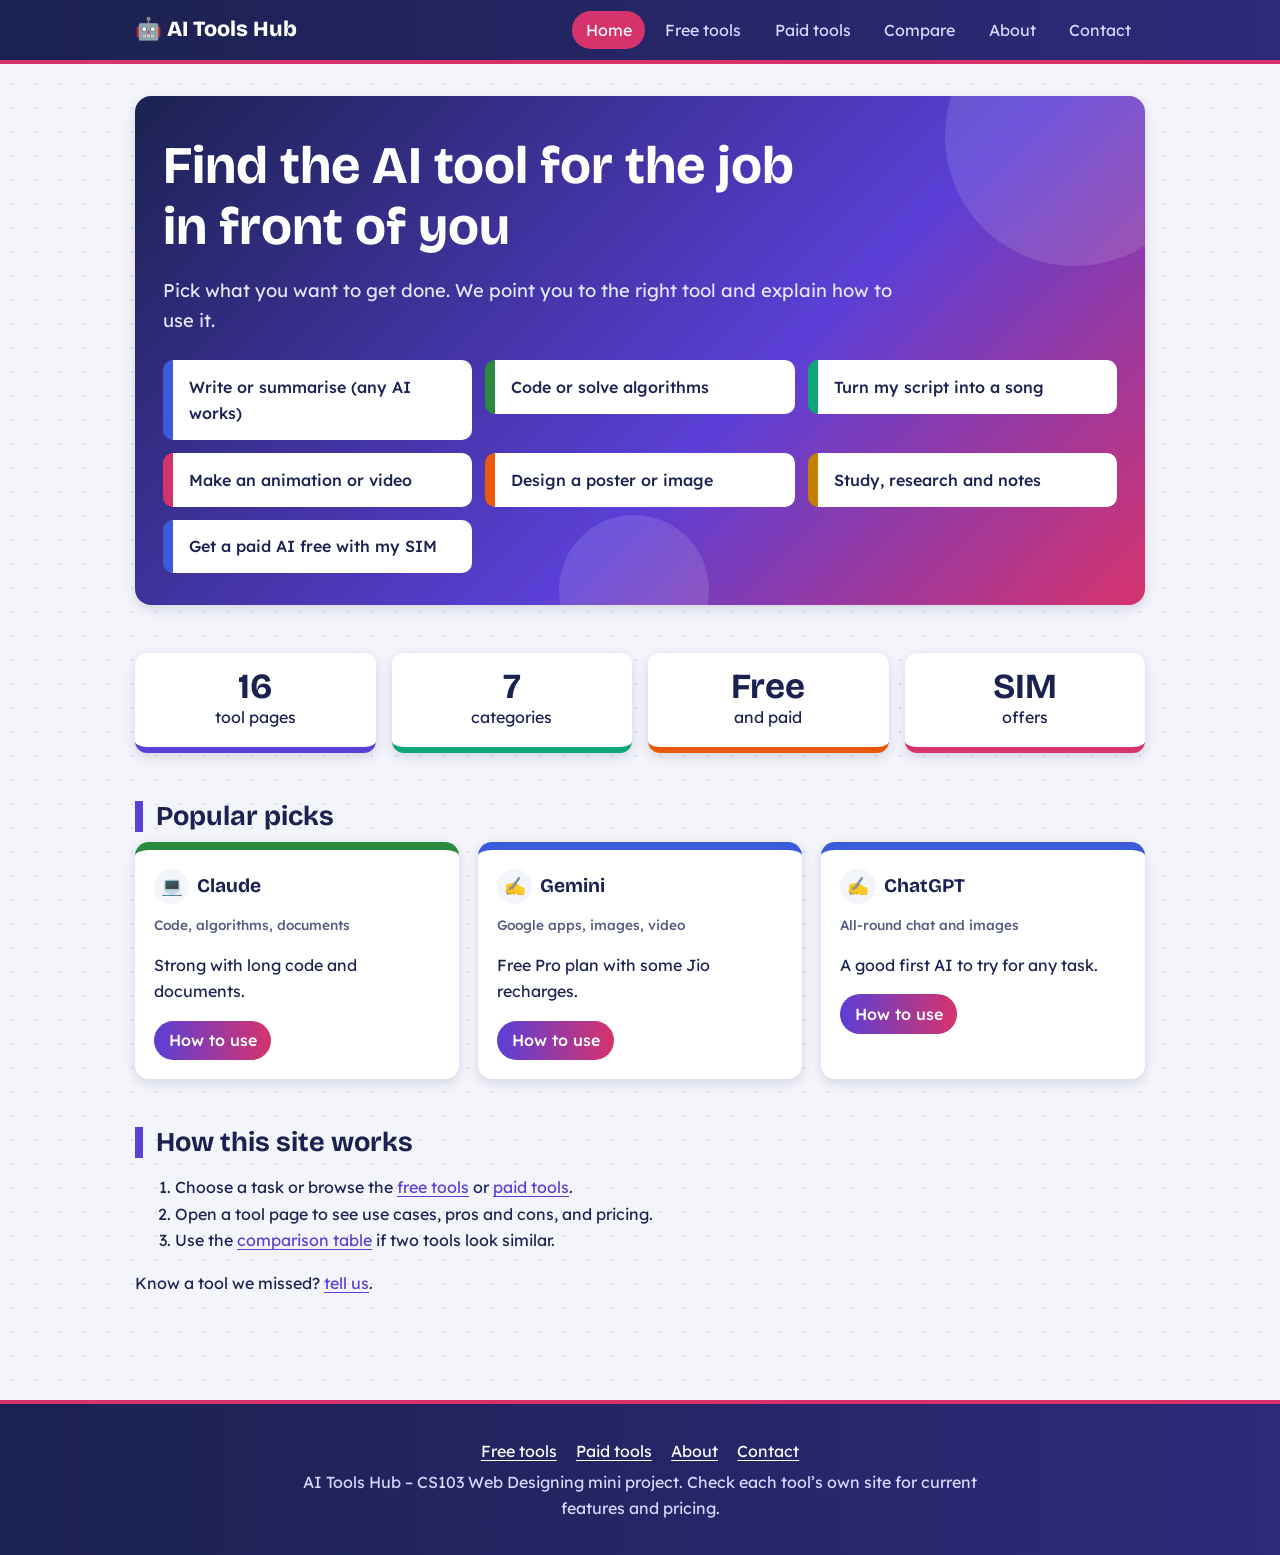
<file: index.html>
<!DOCTYPE html>
<html lang="en">

<head>
    <meta charset="utf-8">
    <meta name="viewport" content="width=device-width, initial-scale=1">
    <link rel="preconnect" href="https://fonts.googleapis.com">
    <link rel="stylesheet"
        href="https://fonts.googleapis.com/css2?family=Bricolage+Grotesque:wght@700;800&family=Lexend:wght@400;500&display=swap">
    <link rel="stylesheet" href="style.css">
    <title>AI Tools Hub – find the right AI tool for your task</title>
</head>

<body>
    <header class="site-header">
        <nav><a class="brand" href="index.html">AI Tools Hub</a>
            <ul>
                <li><a href="index.html" aria-current="page">Home</a></li>
                <li><a href="tools.html">Free tools</a></li>
                <li><a href="paid.html">Paid tools</a></li>
                <li><a href="compare.html">Compare</a></li>
                <li><a href="about.html">About</a></li>
                <li><a href="contact.html">Contact</a></li>
            </ul>
        </nav>
    </header>
    <main>
        <section class="hero">
            <h1>Find the AI tool for the job in front of you</h1>
            <p>Pick what you want to get done. We point you to the right tool and explain how to use it.</p>
            <ul class="tasks">
                <li class="c-writing"><a href="tools.html#general">Write or summarise (any AI works)</a></li>
                <li class="c-coding"><a href="tools.html#coding">Code or solve algorithms</a></li>
                <li class="c-audio"><a href="tools.html#audio">Turn my script into a song</a></li>
                <li class="c-video"><a href="tools.html#video">Make an animation or video</a></li>
                <li class="c-design"><a href="tools.html#design">Design a poster or image</a></li>
                <li class="c-study"><a href="tools.html#study">Study, research and notes</a></li>
                <li class="c-writing"><a href="paid.html#sim">Get a paid AI free with my SIM</a></li>
            </ul>
        </section>
        <ul class="stats">
            <li><strong>16</strong>tool pages</li>
            <li><strong>7</strong>categories</li>
            <li><strong>Free</strong>and paid</li>
            <li><strong>SIM</strong>offers</li>
        </ul>
        <section>
            <h2>Popular picks</h2>
            <div class="grid">
                <article class="card coding">
                    <h3>Claude</h3>
                    <p class="tag">Code, algorithms, documents</p>
                    <p>Strong with long code and documents.</p><a class="btn" href="tool-claude.html">How to use</a>
                </article>
                <article class="card writing">
                    <h3>Gemini</h3>
                    <p class="tag">Google apps, images, video</p>
                    <p>Free Pro plan with some Jio recharges.</p><a class="btn" href="tool-gemini.html">How to use</a>
                </article>
                <article class="card writing">
                    <h3>ChatGPT</h3>
                    <p class="tag">All-round chat and images</p>
                    <p>A good first AI to try for any task.</p><a class="btn" href="tool-chatgpt.html">How to use</a>
                </article>
            </div>
        </section>
        <section>
            <h2>How this site works</h2>
            <ol>
                <li>Choose a task or browse the <a href="tools.html">free tools</a> or <a href="paid.html">paid
                        tools</a>.</li>
                <li>Open a tool page to see use cases, pros and cons, and pricing.</li>
                <li>Use the <a href="compare.html">comparison table</a> if two tools look similar.</li>
            </ol>
            <p>Know a tool we missed? <a href="contact.html">tell us</a>.</p>
        </section>
    </main>
    <footer class="site-footer">
        <p><a href="tools.html">Free tools</a><a href="paid.html">Paid tools</a><a href="about.html">About</a><a
                href="contact.html">Contact</a></p>
        <p>AI Tools Hub &ndash; CS103 Web Designing mini project. Check each tool&rsquo;s own site for current features
            and pricing.</p>
    </footer>
</body>

</html>
</file>
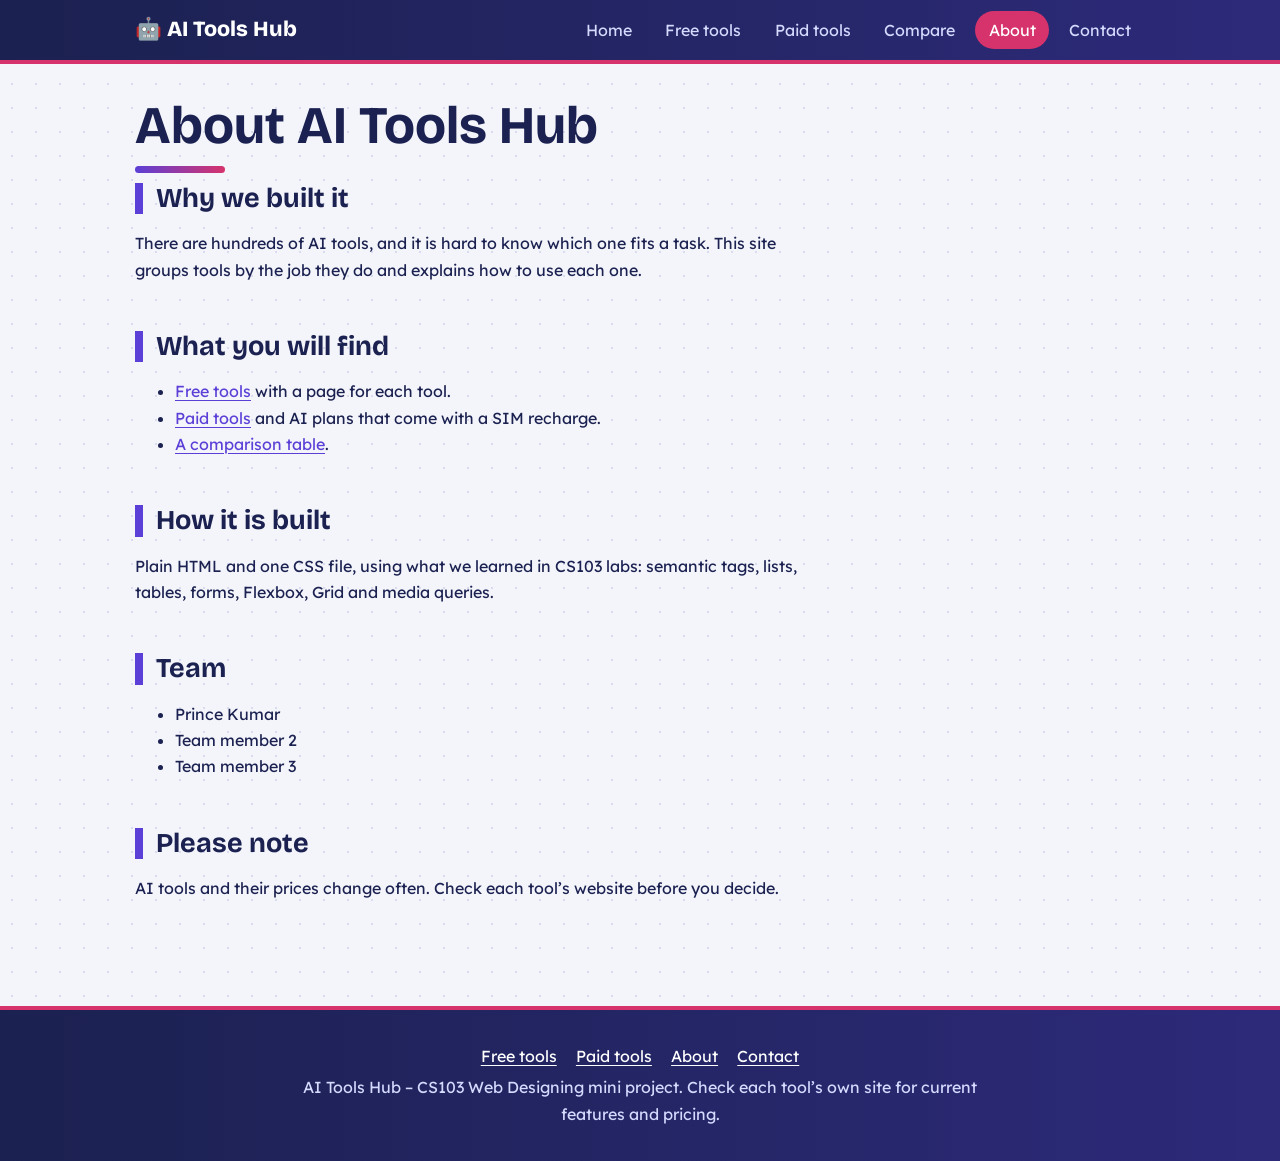
<file: about.html>
<!DOCTYPE html>
<html lang="en">

<head>
    <meta charset="utf-8">
    <meta name="viewport" content="width=device-width, initial-scale=1">
    <link rel="preconnect" href="https://fonts.googleapis.com">
    <link rel="stylesheet"
        href="https://fonts.googleapis.com/css2?family=Bricolage+Grotesque:wght@700;800&family=Lexend:wght@400;500&display=swap">
    <link rel="stylesheet" href="style.css">
    <title>About – AI Tools Hub</title>
</head>

<body>
    <header class="site-header">
        <nav><a class="brand" href="index.html">AI Tools Hub</a>
            <ul>
                <li><a href="index.html">Home</a></li>
                <li><a href="tools.html">Free tools</a></li>
                <li><a href="paid.html">Paid tools</a></li>
                <li><a href="compare.html">Compare</a></li>
                <li><a href="about.html" aria-current="page">About</a></li>
                <li><a href="contact.html">Contact</a></li>
            </ul>
        </nav>
    </header>
    <main>
        <h1>About AI Tools Hub</h1>
        <section>
            <h2>Why we built it</h2>
            <p>There are hundreds of AI tools, and it is hard to know which one fits a task. This site groups tools by
                the job they do and explains how to use each one.</p>
        </section>
        <section>
            <h2>What you will find</h2>
            <ul>
                <li><a href="tools.html">Free tools</a> with a page for each tool.</li>
                <li><a href="paid.html">Paid tools</a> and AI plans that come with a SIM recharge.</li>
                <li><a href="compare.html">A comparison table</a>.</li>
            </ul>
        </section>
        <section>
            <h2>How it is built</h2>
            <p>Plain HTML and one CSS file, using what we learned in CS103 labs: semantic tags, lists, tables, forms,
                Flexbox, Grid and media queries.</p>
        </section>
        <section>
            <h2>Team</h2>
            <ul>
                <li>Prince Kumar</li>
                <li>Team member 2</li>
                <li>Team member 3</li>
            </ul>
        </section>
        <section>
            <h2>Please note</h2>
            <p>AI tools and their prices change often. Check each tool&rsquo;s website before you decide.</p>
        </section>
    </main>
    <footer class="site-footer">
        <p><a href="tools.html">Free tools</a><a href="paid.html">Paid tools</a><a href="about.html">About</a><a
                href="contact.html">Contact</a></p>
        <p>AI Tools Hub &ndash; CS103 Web Designing mini project. Check each tool&rsquo;s own site for current features
            and pricing.</p>
    </footer>
</body>

</html>
</file>
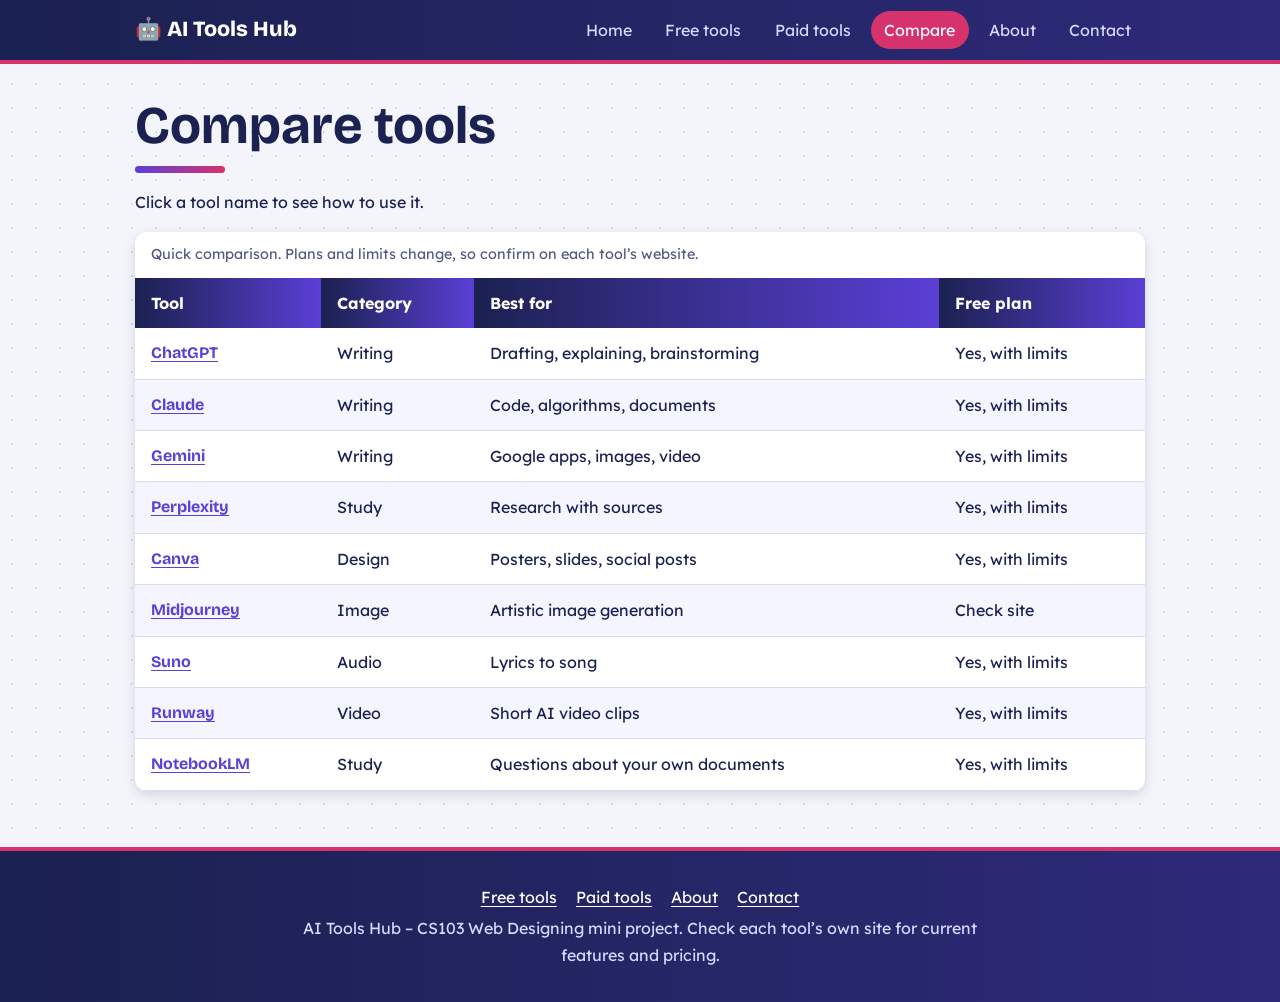
<file: compare.html>
<!DOCTYPE html>
<html lang="en">

<head>
    <meta charset="utf-8">
    <meta name="viewport" content="width=device-width, initial-scale=1">
    <link rel="preconnect" href="https://fonts.googleapis.com">
    <link rel="stylesheet"
        href="https://fonts.googleapis.com/css2?family=Bricolage+Grotesque:wght@700;800&family=Lexend:wght@400;500&display=swap">
    <link rel="stylesheet" href="style.css">
    <title>Compare tools – AI Tools Hub</title>
</head>

<body>
    <header class="site-header">
        <nav><a class="brand" href="index.html">AI Tools Hub</a>
            <ul>
                <li><a href="index.html">Home</a></li>
                <li><a href="tools.html">Free tools</a></li>
                <li><a href="paid.html">Paid tools</a></li>
                <li><a href="compare.html" aria-current="page">Compare</a></li>
                <li><a href="about.html">About</a></li>
                <li><a href="contact.html">Contact</a></li>
            </ul>
        </nav>
    </header>
    <main>
        <h1>Compare tools</h1>
        <p>Click a tool name to see how to use it.</p>
        <div class="table-wrap">
            <table>
                <caption>Quick comparison. Plans and limits change, so confirm on each tool&rsquo;s website.</caption>
                <thead>
                    <tr>
                        <th scope="col">Tool</th>
                        <th scope="col">Category</th>
                        <th scope="col">Best for</th>
                        <th scope="col">Free plan</th>
                    </tr>
                </thead>
                <tbody>
                    <tr>
                        <th scope="row"><a href="tool-chatgpt.html">ChatGPT</a></th>
                        <td>Writing</td>
                        <td>Drafting, explaining, brainstorming</td>
                        <td>Yes, with limits</td>
                    </tr>
                    <tr>
                        <th scope="row"><a href="tool-claude.html">Claude</a></th>
                        <td>Writing</td>
                        <td>Code, algorithms, documents</td>
                        <td>Yes, with limits</td>
                    </tr>
                    <tr>
                        <th scope="row"><a href="tool-gemini.html">Gemini</a></th>
                        <td>Writing</td>
                        <td>Google apps, images, video</td>
                        <td>Yes, with limits</td>
                    </tr>
                    <tr>
                        <th scope="row"><a href="tool-perplexity.html">Perplexity</a></th>
                        <td>Study</td>
                        <td>Research with sources</td>
                        <td>Yes, with limits</td>
                    </tr>
                    <tr>
                        <th scope="row"><a href="tool-canva.html">Canva</a></th>
                        <td>Design</td>
                        <td>Posters, slides, social posts</td>
                        <td>Yes, with limits</td>
                    </tr>
                    <tr>
                        <th scope="row"><a href="tool-midjourney.html">Midjourney</a></th>
                        <td>Image</td>
                        <td>Artistic image generation</td>
                        <td>Check site</td>
                    </tr>
                    <tr>
                        <th scope="row"><a href="tool-suno.html">Suno</a></th>
                        <td>Audio</td>
                        <td>Lyrics to song</td>
                        <td>Yes, with limits</td>
                    </tr>
                    <tr>
                        <th scope="row"><a href="tool-runway.html">Runway</a></th>
                        <td>Video</td>
                        <td>Short AI video clips</td>
                        <td>Yes, with limits</td>
                    </tr>
                    <tr>
                        <th scope="row"><a href="tool-notebooklm.html">NotebookLM</a></th>
                        <td>Study</td>
                        <td>Questions about your own documents</td>
                        <td>Yes, with limits</td>
                    </tr>
                </tbody>
            </table>
        </div>
    </main>
    <footer class="site-footer">
        <p><a href="tools.html">Free tools</a><a href="paid.html">Paid tools</a><a href="about.html">About</a><a
                href="contact.html">Contact</a></p>
        <p>AI Tools Hub &ndash; CS103 Web Designing mini project. Check each tool&rsquo;s own site for current features
            and pricing.</p>
    </footer>
</body>

</html>
</file>
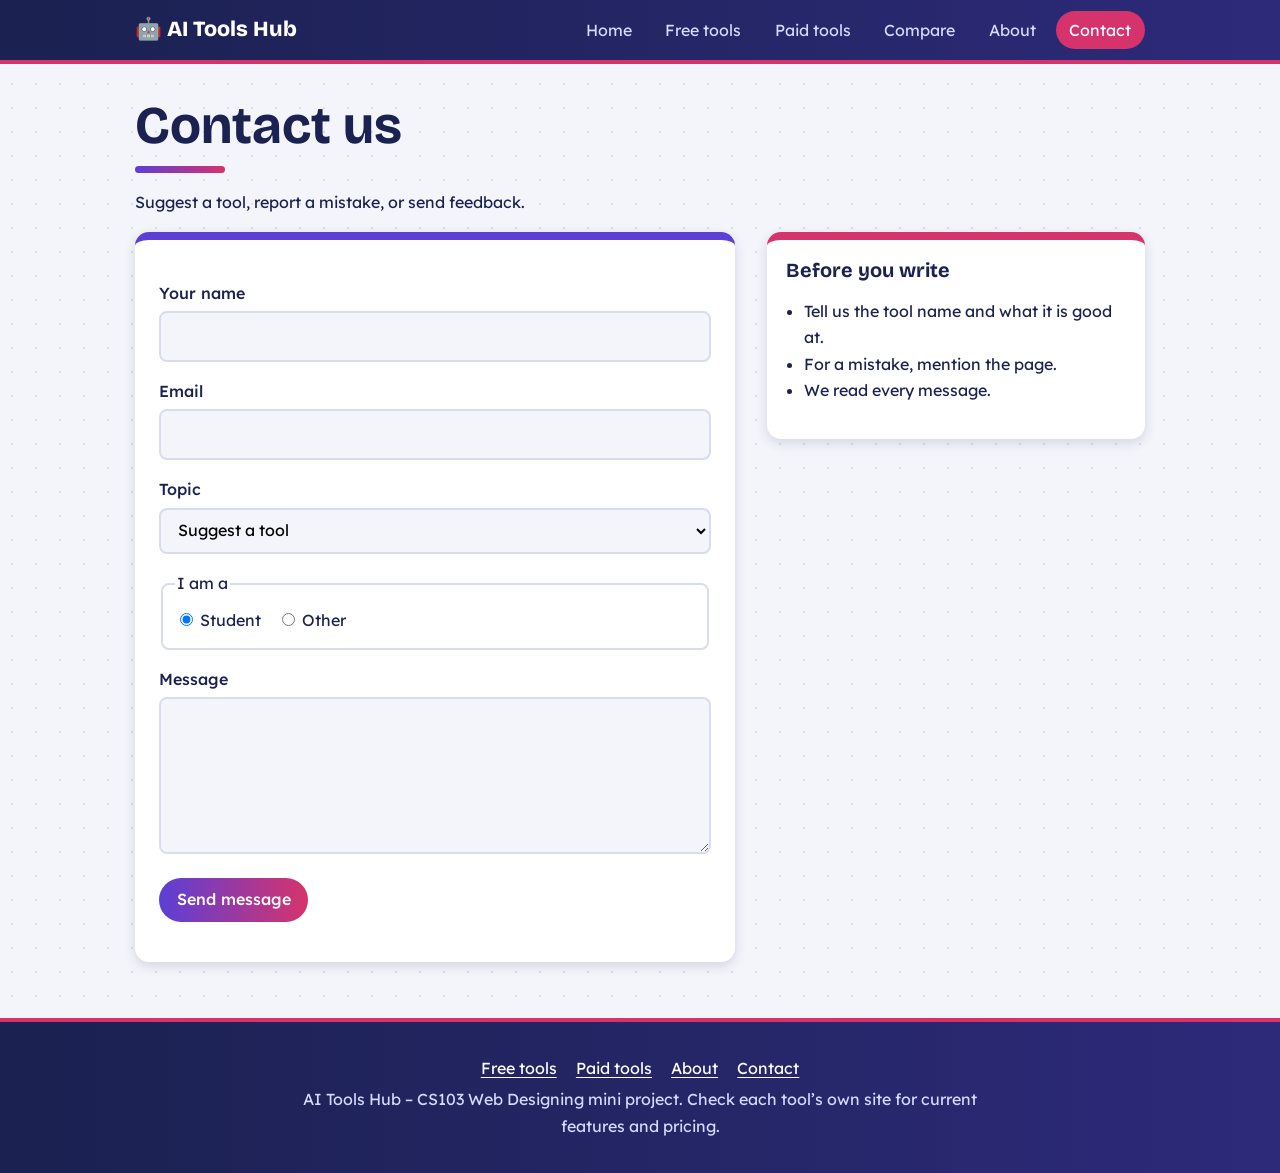
<file: contact.html>
<!DOCTYPE html>
<html lang="en">

<head>
    <meta charset="utf-8">
    <meta name="viewport" content="width=device-width, initial-scale=1">
    <link rel="preconnect" href="https://fonts.googleapis.com">
    <link rel="stylesheet"
        href="https://fonts.googleapis.com/css2?family=Bricolage+Grotesque:wght@700;800&family=Lexend:wght@400;500&display=swap">
    <link rel="stylesheet" href="style.css">
    <title>Contact us – AI Tools Hub</title>
</head>

<body>
    <header class="site-header">
        <nav><a class="brand" href="index.html">AI Tools Hub</a>
            <ul>
                <li><a href="index.html">Home</a></li>
                <li><a href="tools.html">Free tools</a></li>
                <li><a href="paid.html">Paid tools</a></li>
                <li><a href="compare.html">Compare</a></li>
                <li><a href="about.html">About</a></li>
                <li><a href="contact.html" aria-current="page">Contact</a></li>
            </ul>
        </nav>
    </header>
    <main>
        <h1>Contact us</h1>
        <p>Suggest a tool, report a mistake, or send feedback.</p>
        <div class="contact-layout">
            <form action="https://formspree.io/f/YOUR_FORM_ID" method="POST"><input type="hidden" name="_subject"
                    value="New message from AI Tools Hub"><label for="name">Your name</label><input type="text"
                    id="name" name="name" required><label for="email">Email</label><input type="email" id="email"
                    name="email" required><label for="topic">Topic</label><select id="topic" name="topic">
                    <option>Suggest a tool</option>
                    <option>Report a mistake</option>
                    <option>Feedback</option>
                    <option>Other</option>
                </select>
                <fieldset>
                    <legend>I am a</legend><label><input type="radio" name="role" value="student" checked>
                        Student</label><label><input type="radio" name="role" value="other"> Other</label>
                </fieldset><label for="msg">Message</label><textarea id="msg" name="message" rows="5"
                    required></textarea>
                <p><button class="btn" type="submit">Send message</button></p>
            </form>
            <aside class="facts">
                <h2>Before you write</h2>
                <ul>
                    <li>Tell us the tool name and what it is good at.</li>
                    <li>For a mistake, mention the page.</li>
                    <li>We read every message.</li>
                </ul>
            </aside>
        </div>
    </main>
    <footer class="site-footer">
        <p><a href="tools.html">Free tools</a><a href="paid.html">Paid tools</a><a href="about.html">About</a><a
                href="contact.html">Contact</a></p>
        <p>AI Tools Hub &ndash; CS103 Web Designing mini project. Check each tool&rsquo;s own site for current features
            and pricing.</p>
    </footer>
</body>

</html>
</file>
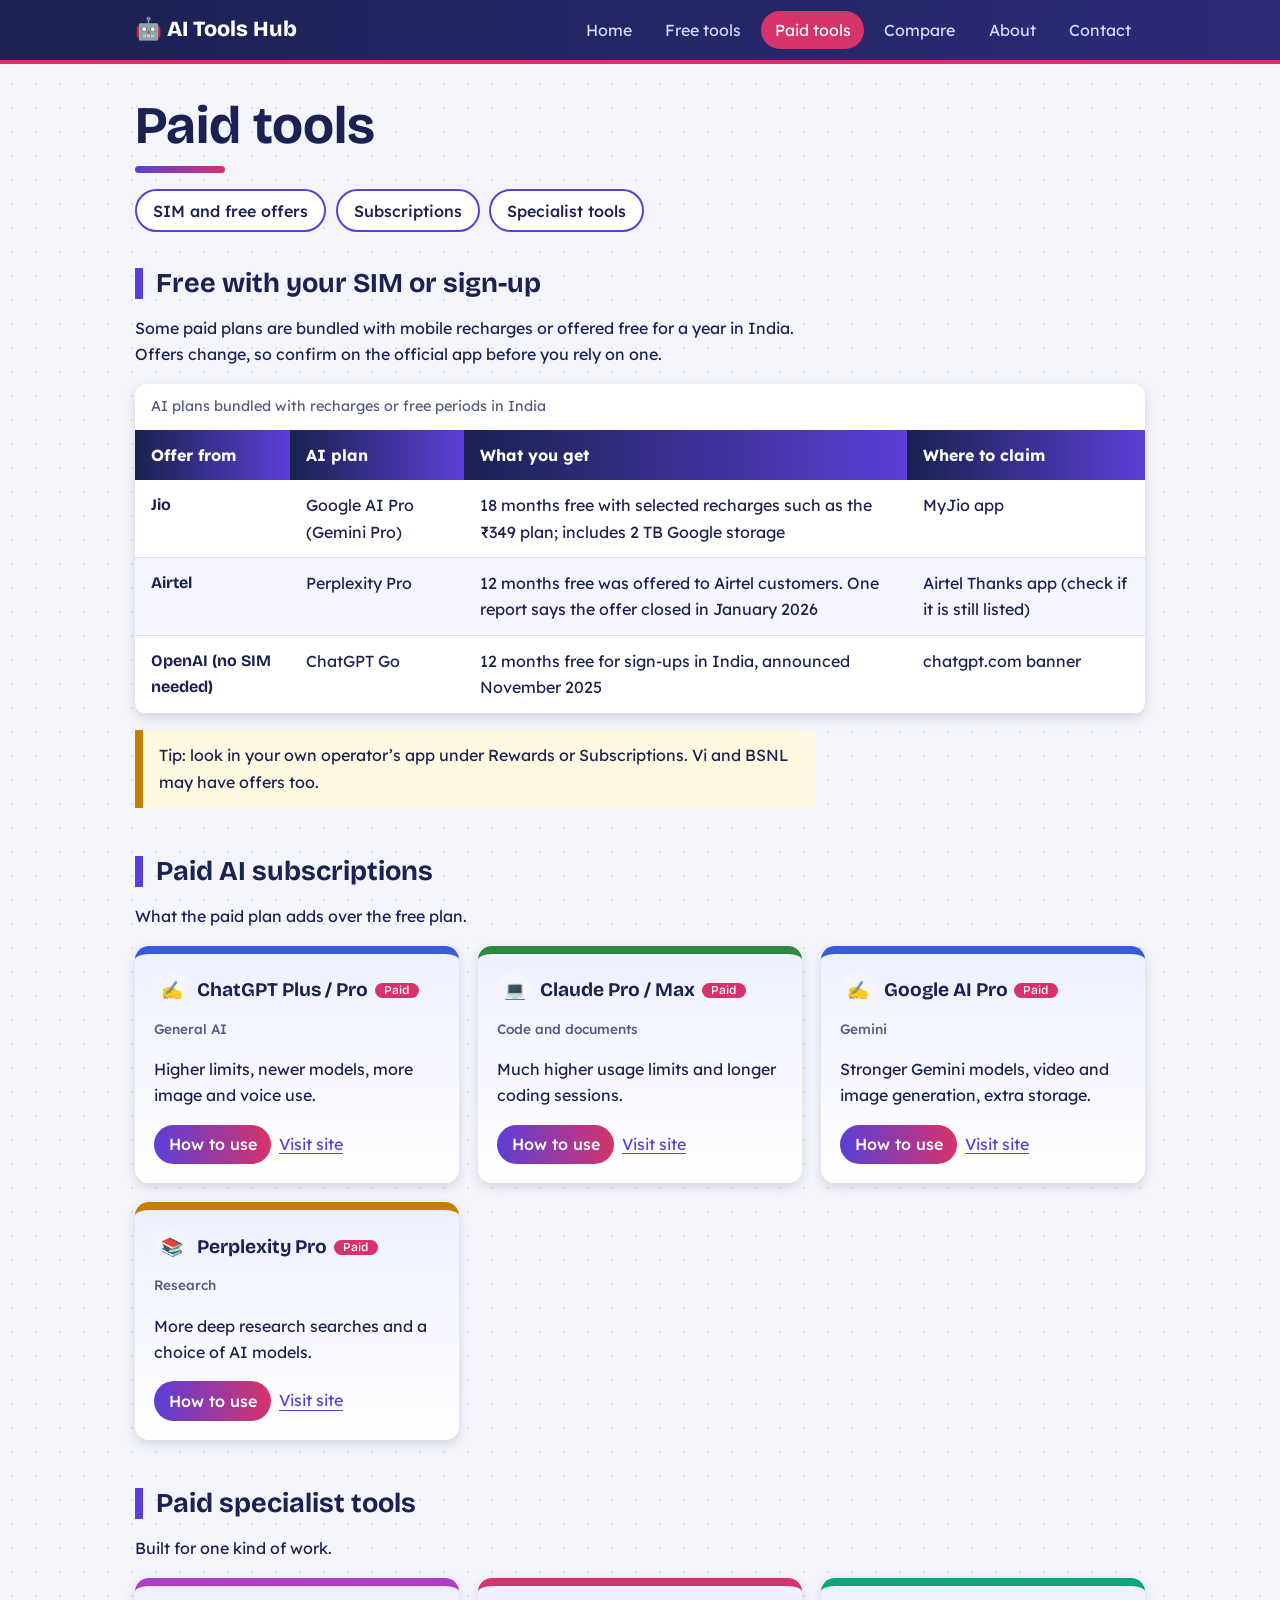
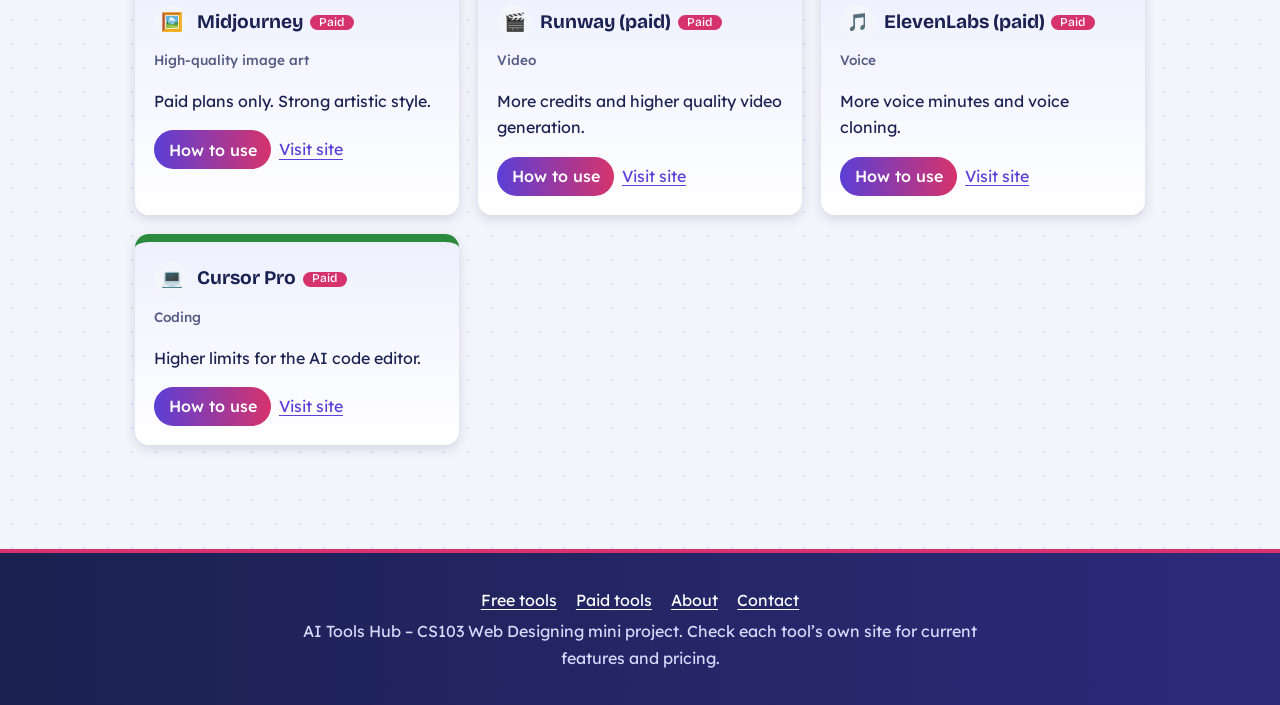
<file: paid.html>
<!DOCTYPE html>
<html lang="en">

<head>
    <meta charset="utf-8">
    <meta name="viewport" content="width=device-width, initial-scale=1">
    <link rel="preconnect" href="https://fonts.googleapis.com">
    <link rel="stylesheet"
        href="https://fonts.googleapis.com/css2?family=Bricolage+Grotesque:wght@700;800&family=Lexend:wght@400;500&display=swap">
    <link rel="stylesheet" href="style.css">
    <title>Paid tools – AI Tools Hub</title>
</head>

<body>
    <header class="site-header">
        <nav><a class="brand" href="index.html">AI Tools Hub</a>
            <ul>
                <li><a href="index.html">Home</a></li>
                <li><a href="tools.html">Free tools</a></li>
                <li><a href="paid.html" aria-current="page">Paid tools</a></li>
                <li><a href="compare.html">Compare</a></li>
                <li><a href="about.html">About</a></li>
                <li><a href="contact.html">Contact</a></li>
            </ul>
        </nav>
    </header>
    <main>
        <h1>Paid tools</h1>
        <ul class="tabs">
            <li><a href="#sim">SIM and free offers</a></li>
            <li><a href="#subs">Subscriptions</a></li>
            <li><a href="#specialist">Specialist tools</a></li>
        </ul>
        <section id="sim">
            <h2>Free with your SIM or sign-up</h2>
            <p>Some paid plans are bundled with mobile recharges or offered free for a year in India. Offers change, so
                confirm on the official app before you rely on one.</p>
            <div class="table-wrap">
                <table>
                    <caption>AI plans bundled with recharges or free periods in India</caption>
                    <thead>
                        <tr>
                            <th scope="col">Offer from</th>
                            <th scope="col">AI plan</th>
                            <th scope="col">What you get</th>
                            <th scope="col">Where to claim</th>
                        </tr>
                    </thead>
                    <tbody>
                        <tr>
                            <th scope="row">Jio</th>
                            <td>Google AI Pro (Gemini Pro)</td>
                            <td>18 months free with selected recharges such as the &#8377;349 plan; includes 2 TB Google
                                storage</td>
                            <td>MyJio app</td>
                        </tr>
                        <tr>
                            <th scope="row">Airtel</th>
                            <td>Perplexity Pro</td>
                            <td>12 months free was offered to Airtel customers. One report says the offer closed in
                                January 2026</td>
                            <td>Airtel Thanks app (check if it is still listed)</td>
                        </tr>
                        <tr>
                            <th scope="row">OpenAI (no SIM needed)</th>
                            <td>ChatGPT Go</td>
                            <td>12 months free for sign-ups in India, announced November 2025</td>
                            <td>chatgpt.com banner</td>
                        </tr>
                    </tbody>
                </table>
            </div>
            <p class="note">Tip: look in your own operator&rsquo;s app under Rewards or Subscriptions. Vi and BSNL may
                have offers too.</p>
        </section>
        <section id="subs">
            <h2>Paid AI subscriptions</h2>
            <p>What the paid plan adds over the free plan.</p>
            <div class="grid">
                <article class="card writing paid">
                    <h3>ChatGPT Plus / Pro<span class="badge">Paid</span></h3>
                    <p class="tag">General AI</p>
                    <p>Higher limits, newer models, more image and voice use.</p><a class="btn"
                        href="tool-chatgpt.html">How to use</a><a href="https://chatgpt.com" target="_blank"
                        rel="noopener">Visit site</a>
                </article>
                <article class="card coding paid">
                    <h3>Claude Pro / Max<span class="badge">Paid</span></h3>
                    <p class="tag">Code and documents</p>
                    <p>Much higher usage limits and longer coding sessions.</p><a class="btn"
                        href="tool-claude.html">How to use</a><a href="https://claude.ai" target="_blank"
                        rel="noopener">Visit site</a>
                </article>
                <article class="card writing paid">
                    <h3>Google AI Pro<span class="badge">Paid</span></h3>
                    <p class="tag">Gemini</p>
                    <p>Stronger Gemini models, video and image generation, extra storage.</p><a class="btn"
                        href="tool-gemini.html">How to use</a><a href="https://gemini.google.com" target="_blank"
                        rel="noopener">Visit site</a>
                </article>
                <article class="card study paid">
                    <h3>Perplexity Pro<span class="badge">Paid</span></h3>
                    <p class="tag">Research</p>
                    <p>More deep research searches and a choice of AI models.</p><a class="btn"
                        href="tool-perplexity.html">How to use</a><a href="https://www.perplexity.ai" target="_blank"
                        rel="noopener">Visit site</a>
                </article>
            </div>
        </section>
        <section id="specialist">
            <h2>Paid specialist tools</h2>
            <p>Built for one kind of work.</p>
            <div class="grid">
                <article class="card image paid">
                    <h3>Midjourney<span class="badge">Paid</span></h3>
                    <p class="tag">High-quality image art</p>
                    <p>Paid plans only. Strong artistic style.</p><a class="btn" href="tool-midjourney.html">How to
                        use</a><a href="https://www.midjourney.com" target="_blank" rel="noopener">Visit site</a>
                </article>
                <article class="card video paid">
                    <h3>Runway (paid)<span class="badge">Paid</span></h3>
                    <p class="tag">Video</p>
                    <p>More credits and higher quality video generation.</p><a class="btn" href="tool-runway.html">How
                        to use</a><a href="https://runwayml.com" target="_blank" rel="noopener">Visit site</a>
                </article>
                <article class="card audio paid">
                    <h3>ElevenLabs (paid)<span class="badge">Paid</span></h3>
                    <p class="tag">Voice</p>
                    <p>More voice minutes and voice cloning.</p><a class="btn" href="tool-elevenlabs.html">How to
                        use</a><a href="https://elevenlabs.io" target="_blank" rel="noopener">Visit site</a>
                </article>
                <article class="card coding paid">
                    <h3>Cursor Pro<span class="badge">Paid</span></h3>
                    <p class="tag">Coding</p>
                    <p>Higher limits for the AI code editor.</p><a class="btn" href="tool-cursor.html">How to use</a><a
                        href="https://cursor.com" target="_blank" rel="noopener">Visit site</a>
                </article>
            </div>
        </section>
    </main>
    <footer class="site-footer">
        <p><a href="tools.html">Free tools</a><a href="paid.html">Paid tools</a><a href="about.html">About</a><a
                href="contact.html">Contact</a></p>
        <p>AI Tools Hub &ndash; CS103 Web Designing mini project. Check each tool&rsquo;s own site for current features
            and pricing.</p>
    </footer>
</body>

</html>
</file>
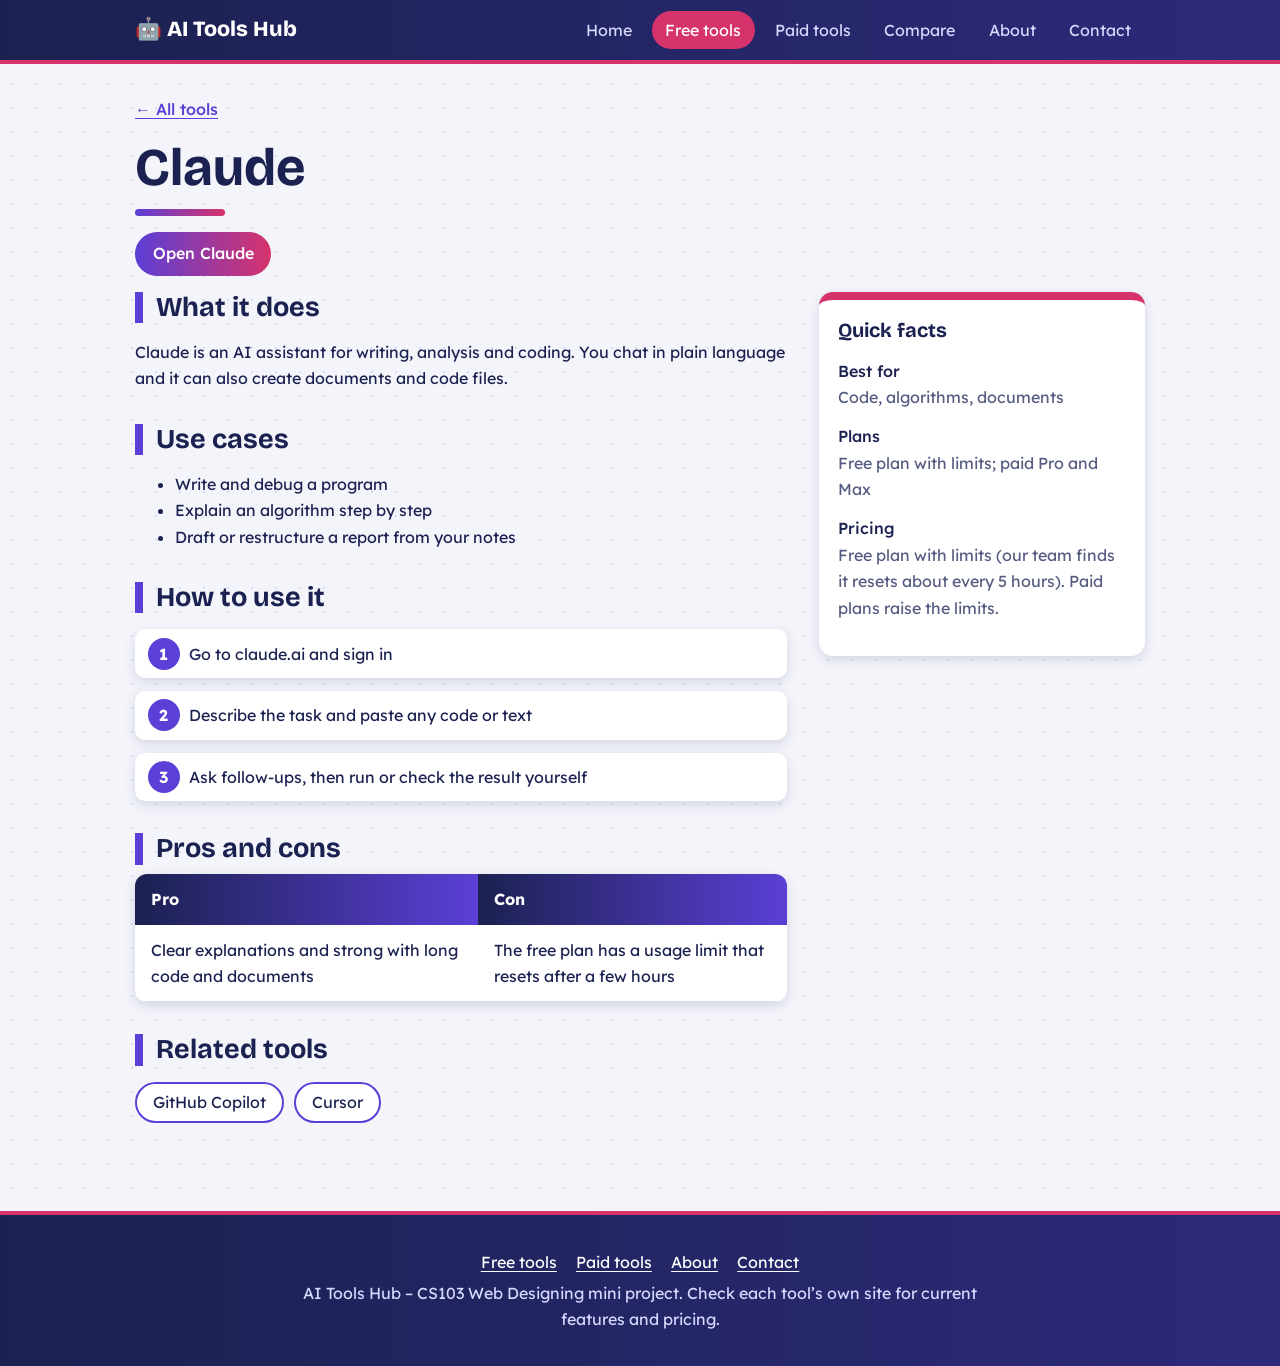
<file: tool-claude.html>
<!DOCTYPE html>
<html lang="en">

<head>
    <meta charset="utf-8">
    <meta name="viewport" content="width=device-width, initial-scale=1">
    <link rel="preconnect" href="https://fonts.googleapis.com">
    <link rel="stylesheet"
        href="https://fonts.googleapis.com/css2?family=Bricolage+Grotesque:wght@700;800&family=Lexend:wght@400;500&display=swap">
    <link rel="stylesheet" href="style.css">
    <title>Claude – AI Tools Hub</title>
</head>

<body>
    <header class="site-header">
        <nav><a class="brand" href="index.html">AI Tools Hub</a>
            <ul>
                <li><a href="index.html">Home</a></li>
                <li><a href="tools.html" aria-current="page">Free tools</a></li>
                <li><a href="paid.html">Paid tools</a></li>
                <li><a href="compare.html">Compare</a></li>
                <li><a href="about.html">About</a></li>
                <li><a href="contact.html">Contact</a></li>
            </ul>
        </nav>
    </header>
    <main>
        <a class="back" href="tools.html">&larr; All tools</a>
        <h1>Claude</h1>
        <p><a class="btn" href="https://claude.ai" target="_blank" rel="noopener">Open Claude</a></p>
        <div class="tool-layout">
            <div>
                <section>
                    <h2>What it does</h2>
                    <p>Claude is an AI assistant for writing, analysis and coding. You chat in plain language and it can
                        also create documents and code files.</p>
                </section>
                <section>
                    <h2>Use cases</h2>
                    <ul>
                        <li>Write and debug a program</li>
                        <li>Explain an algorithm step by step</li>
                        <li>Draft or restructure a report from your notes</li>
                    </ul>
                </section>
                <section>
                    <h2>How to use it</h2>
                    <ol class="steps">
                        <li>Go to claude.ai and sign in</li>
                        <li>Describe the task and paste any code or text</li>
                        <li>Ask follow-ups, then run or check the result yourself</li>
                    </ol>
                </section>
                <section>
                    <h2>Pros and cons</h2>
                    <div class="table-wrap">
                        <table>
                            <thead>
                                <tr>
                                    <th scope="col">Pro</th>
                                    <th scope="col">Con</th>
                                </tr>
                            </thead>
                            <tbody>
                                <tr>
                                    <td>Clear explanations and strong with long code and documents</td>
                                    <td>The free plan has a usage limit that resets after a few hours</td>
                                </tr>
                            </tbody>
                        </table>
                    </div>
                </section>
                <section>
                    <h2>Related tools</h2>
                    <ul class="related">
                        <li><a href="tool-github-copilot.html">GitHub Copilot</a></li>
                        <li><a href="tool-cursor.html">Cursor</a></li>
                    </ul>
                </section>
            </div>
            <aside class="facts">
                <h2>Quick facts</h2>
                <dl>
                    <dt>Best for</dt>
                    <dd>Code, algorithms, documents</dd>
                    <dt>Plans</dt>
                    <dd>Free plan with limits; paid Pro and Max</dd>
                    <dt>Pricing</dt>
                    <dd>Free plan with limits (our team finds it resets about every 5 hours). Paid plans raise the
                        limits.</dd>
                </dl>
            </aside>
        </div>
    </main>
    <footer class="site-footer">
        <p><a href="tools.html">Free tools</a><a href="paid.html">Paid tools</a><a href="about.html">About</a><a
                href="contact.html">Contact</a></p>
        <p>AI Tools Hub &ndash; CS103 Web Designing mini project. Check each tool&rsquo;s own site for current features
            and pricing.</p>
    </footer>
</body>

</html>
</file>
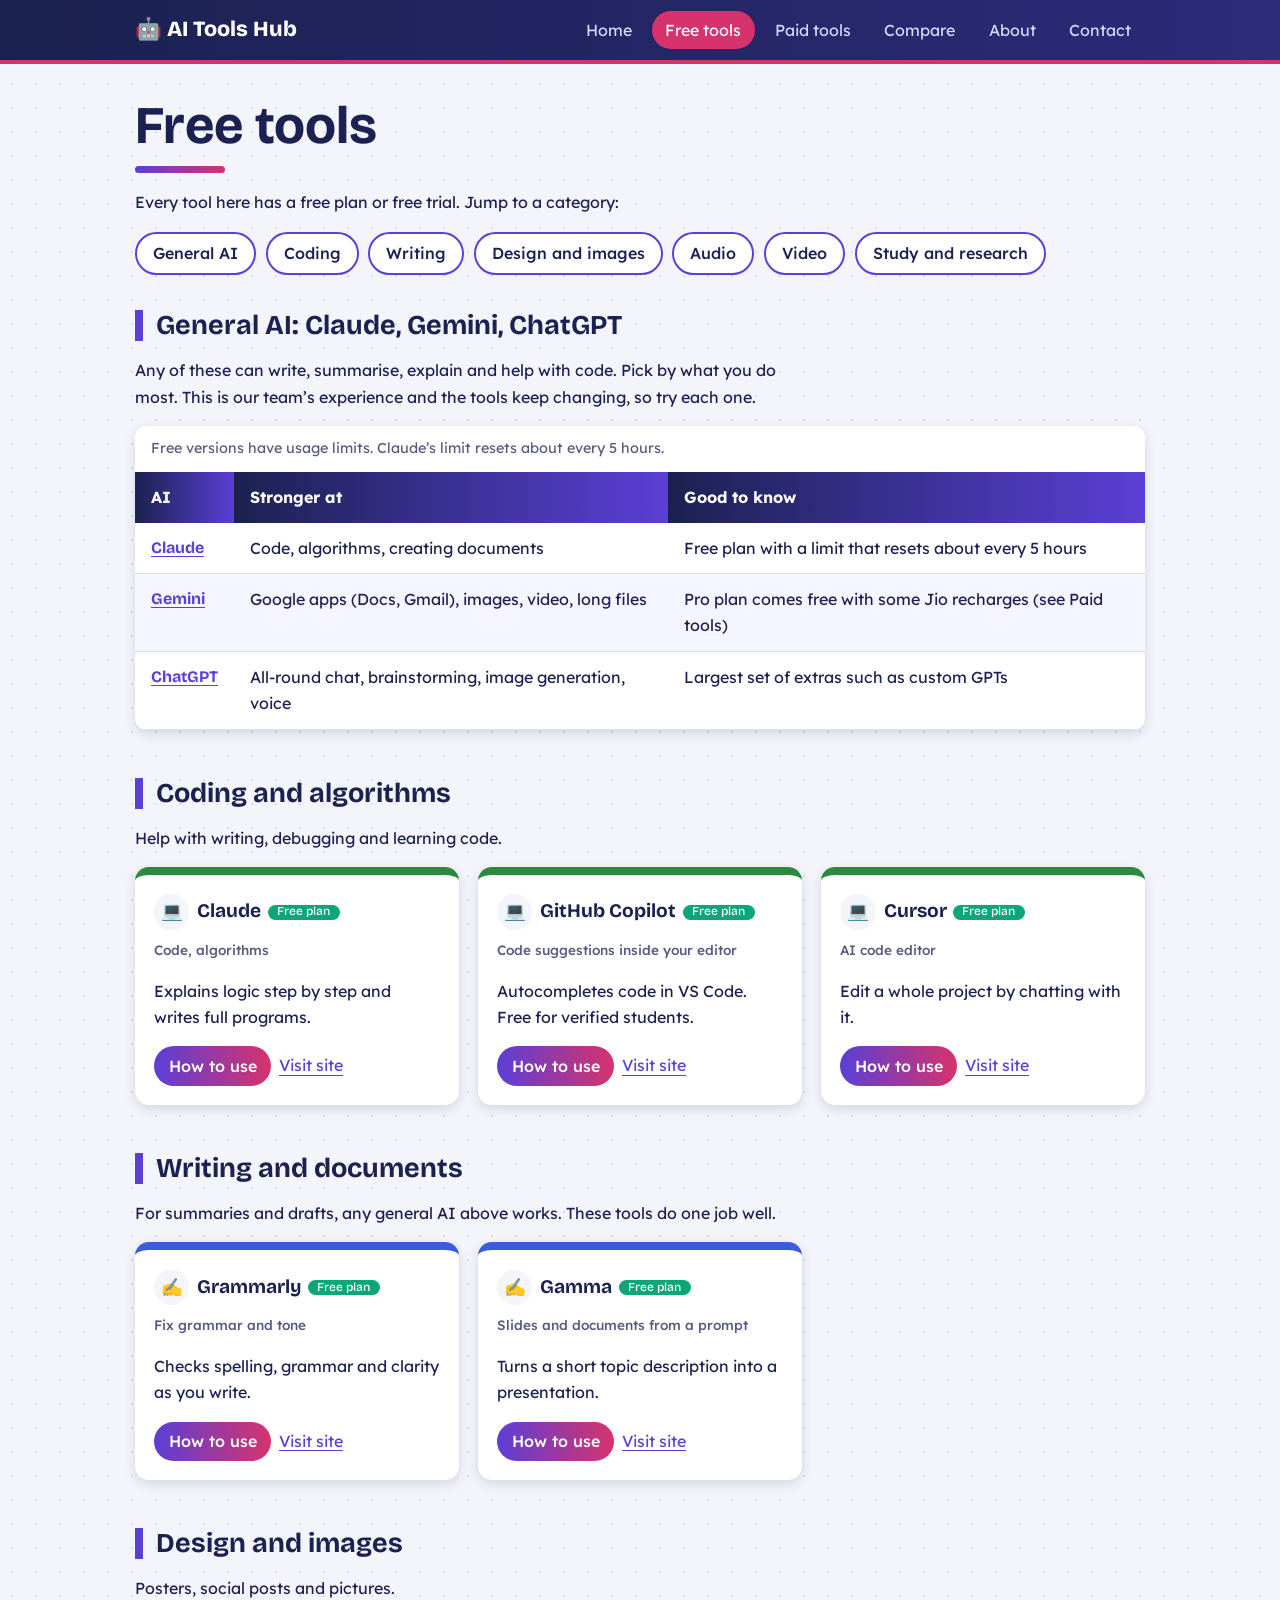
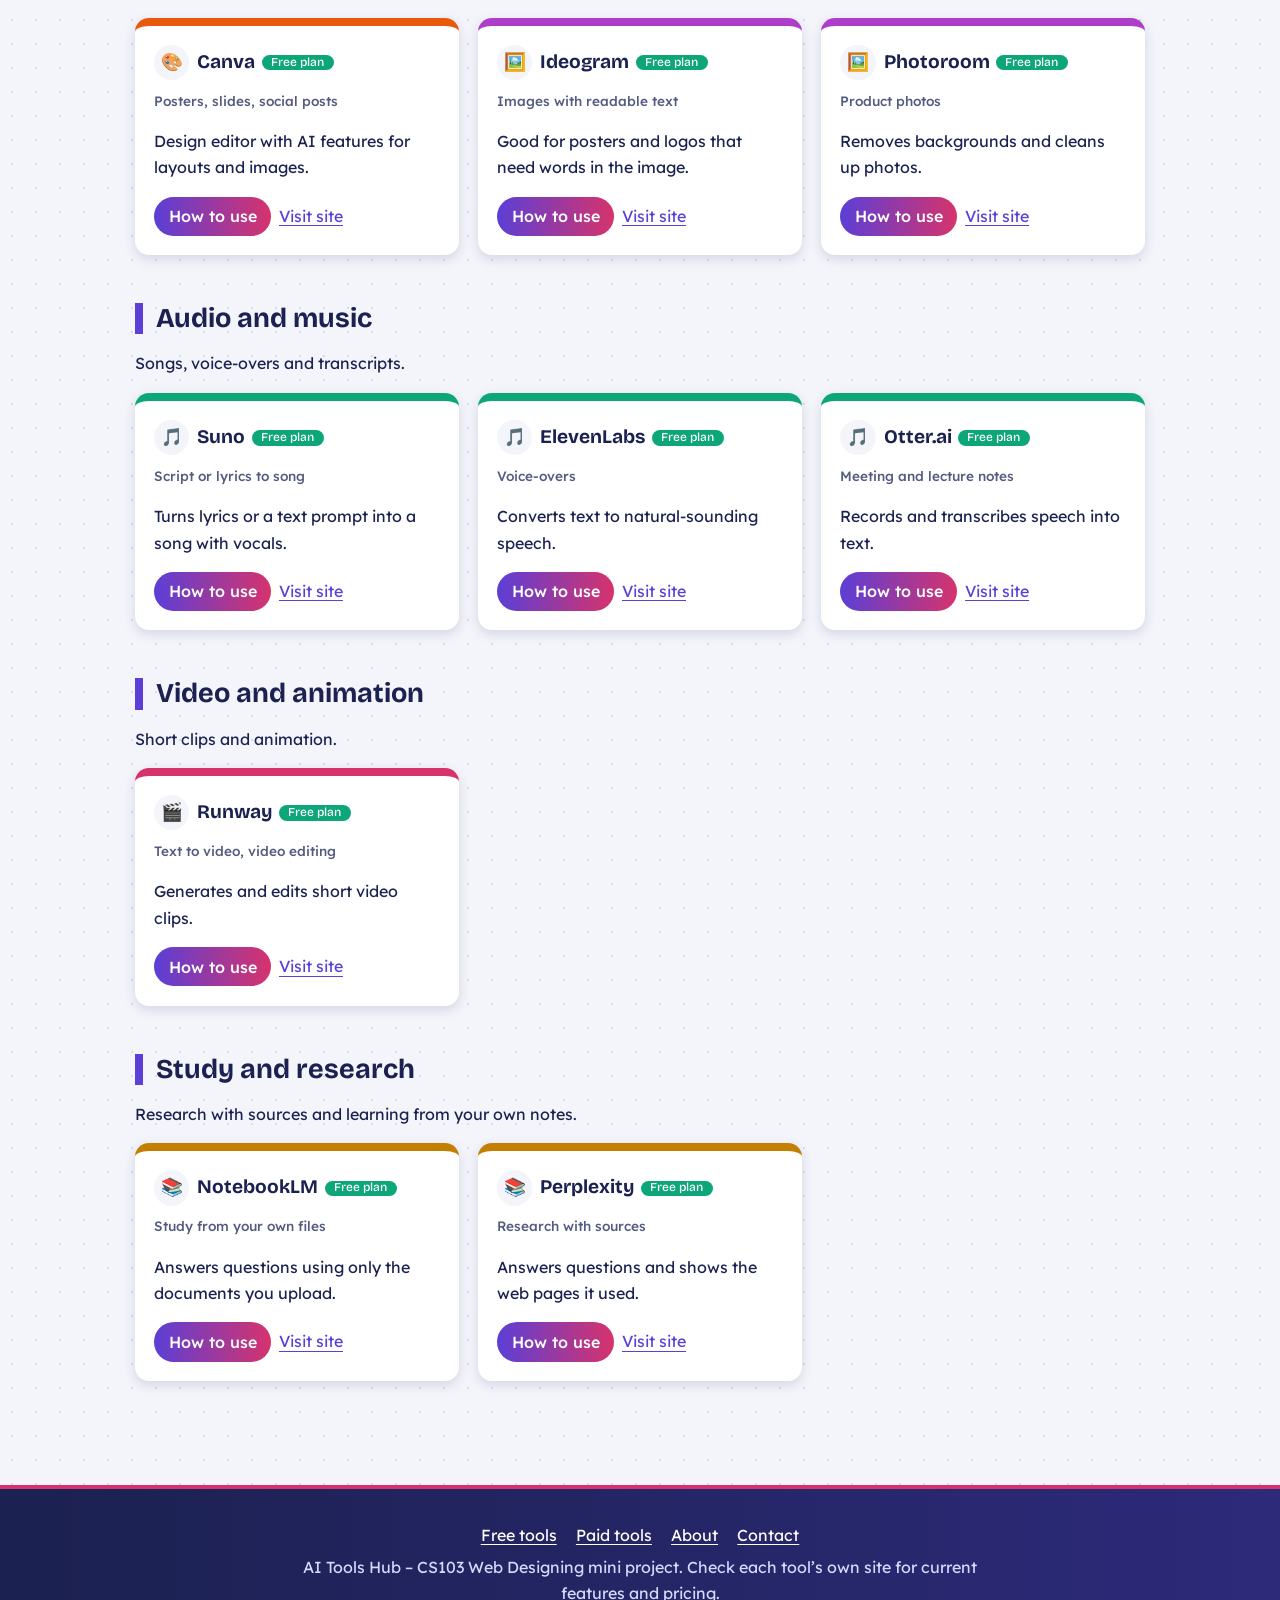
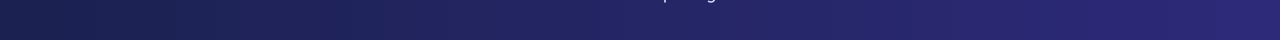
<file: tools.html>
<!DOCTYPE html>
<html lang="en">

<head>
    <meta charset="utf-8">
    <meta name="viewport" content="width=device-width, initial-scale=1">
    <link rel="preconnect" href="https://fonts.googleapis.com">
    <link rel="stylesheet"
        href="https://fonts.googleapis.com/css2?family=Bricolage+Grotesque:wght@700;800&family=Lexend:wght@400;500&display=swap">
    <link rel="stylesheet" href="style.css">
    <title>Free tools – AI Tools Hub</title>
</head>

<body>
    <header class="site-header">
        <nav><a class="brand" href="index.html">AI Tools Hub</a>
            <ul>
                <li><a href="index.html">Home</a></li>
                <li><a href="tools.html" aria-current="page">Free tools</a></li>
                <li><a href="paid.html">Paid tools</a></li>
                <li><a href="compare.html">Compare</a></li>
                <li><a href="about.html">About</a></li>
                <li><a href="contact.html">Contact</a></li>
            </ul>
        </nav>
    </header>
    <main>
        <h1>Free tools</h1>
        <p>Every tool here has a free plan or free trial. Jump to a category:</p>
        <ul class="tabs">
            <li><a href="#general">General AI</a></li>
            <li><a href="#coding">Coding</a></li>
            <li><a href="#writing">Writing</a></li>
            <li><a href="#design">Design and images</a></li>
            <li><a href="#audio">Audio</a></li>
            <li><a href="#video">Video</a></li>
            <li><a href="#study">Study and research</a></li>
        </ul>
        <section id="general">
            <h2>General AI: Claude, Gemini, ChatGPT</h2>
            <p>Any of these can write, summarise, explain and help with code. Pick by what you do most. This is our
                team&rsquo;s experience and the tools keep changing, so try each one.</p>
            <div class="table-wrap">
                <table>
                    <caption>Free versions have usage limits. Claude&rsquo;s limit resets about every 5 hours.</caption>
                    <thead>
                        <tr>
                            <th scope="col">AI</th>
                            <th scope="col">Stronger at</th>
                            <th scope="col">Good to know</th>
                        </tr>
                    </thead>
                    <tbody>
                        <tr>
                            <th scope="row"><a href="tool-claude.html">Claude</a></th>
                            <td>Code, algorithms, creating documents</td>
                            <td>Free plan with a limit that resets about every 5 hours</td>
                        </tr>
                        <tr>
                            <th scope="row"><a href="tool-gemini.html">Gemini</a></th>
                            <td>Google apps (Docs, Gmail), images, video, long files</td>
                            <td>Pro plan comes free with some Jio recharges (see Paid tools)</td>
                        </tr>
                        <tr>
                            <th scope="row"><a href="tool-chatgpt.html">ChatGPT</a></th>
                            <td>All-round chat, brainstorming, image generation, voice</td>
                            <td>Largest set of extras such as custom GPTs</td>
                        </tr>
                    </tbody>
                </table>
            </div>
        </section>
        <section id="coding">
            <h2>Coding and algorithms</h2>
            <p>Help with writing, debugging and learning code.</p>
            <div class="grid">
                <article class="card coding">
                    <h3>Claude<span class="badge free">Free plan</span></h3>
                    <p class="tag">Code, algorithms</p>
                    <p>Explains logic step by step and writes full programs.</p><a class="btn"
                        href="tool-claude.html">How to use</a><a href="https://claude.ai" target="_blank"
                        rel="noopener">Visit site</a>
                </article>
                <article class="card coding">
                    <h3>GitHub Copilot<span class="badge free">Free plan</span></h3>
                    <p class="tag">Code suggestions inside your editor</p>
                    <p>Autocompletes code in VS Code. Free for verified students.</p><a class="btn"
                        href="tool-github-copilot.html">How to use</a><a href="https://github.com/features/copilot"
                        target="_blank" rel="noopener">Visit site</a>
                </article>
                <article class="card coding">
                    <h3>Cursor<span class="badge free">Free plan</span></h3>
                    <p class="tag">AI code editor</p>
                    <p>Edit a whole project by chatting with it.</p><a class="btn" href="tool-cursor.html">How to
                        use</a><a href="https://cursor.com" target="_blank" rel="noopener">Visit site</a>
                </article>
            </div>
        </section>
        <section id="writing">
            <h2>Writing and documents</h2>
            <p>For summaries and drafts, any general AI above works. These tools do one job well.</p>
            <div class="grid">
                <article class="card writing">
                    <h3>Grammarly<span class="badge free">Free plan</span></h3>
                    <p class="tag">Fix grammar and tone</p>
                    <p>Checks spelling, grammar and clarity as you write.</p><a class="btn"
                        href="tool-grammarly.html">How to use</a><a href="https://www.grammarly.com" target="_blank"
                        rel="noopener">Visit site</a>
                </article>
                <article class="card writing">
                    <h3>Gamma<span class="badge free">Free plan</span></h3>
                    <p class="tag">Slides and documents from a prompt</p>
                    <p>Turns a short topic description into a presentation.</p><a class="btn" href="tool-gamma.html">How
                        to use</a><a href="https://gamma.app" target="_blank" rel="noopener">Visit site</a>
                </article>
            </div>
        </section>
        <section id="design">
            <h2>Design and images</h2>
            <p>Posters, social posts and pictures.</p>
            <div class="grid">
                <article class="card design">
                    <h3>Canva<span class="badge free">Free plan</span></h3>
                    <p class="tag">Posters, slides, social posts</p>
                    <p>Design editor with AI features for layouts and images.</p><a class="btn"
                        href="tool-canva.html">How to use</a><a href="https://www.canva.com" target="_blank"
                        rel="noopener">Visit site</a>
                </article>
                <article class="card image">
                    <h3>Ideogram<span class="badge free">Free plan</span></h3>
                    <p class="tag">Images with readable text</p>
                    <p>Good for posters and logos that need words in the image.</p><a class="btn"
                        href="tool-ideogram.html">How to use</a><a href="https://ideogram.ai" target="_blank"
                        rel="noopener">Visit site</a>
                </article>
                <article class="card image">
                    <h3>Photoroom<span class="badge free">Free plan</span></h3>
                    <p class="tag">Product photos</p>
                    <p>Removes backgrounds and cleans up photos.</p><a class="btn" href="tool-photoroom.html">How to
                        use</a><a href="https://www.photoroom.com" target="_blank" rel="noopener">Visit site</a>
                </article>
            </div>
        </section>
        <section id="audio">
            <h2>Audio and music</h2>
            <p>Songs, voice-overs and transcripts.</p>
            <div class="grid">
                <article class="card audio">
                    <h3>Suno<span class="badge free">Free plan</span></h3>
                    <p class="tag">Script or lyrics to song</p>
                    <p>Turns lyrics or a text prompt into a song with vocals.</p><a class="btn"
                        href="tool-suno.html">How to use</a><a href="https://suno.com" target="_blank"
                        rel="noopener">Visit site</a>
                </article>
                <article class="card audio">
                    <h3>ElevenLabs<span class="badge free">Free plan</span></h3>
                    <p class="tag">Voice-overs</p>
                    <p>Converts text to natural-sounding speech.</p><a class="btn" href="tool-elevenlabs.html">How to
                        use</a><a href="https://elevenlabs.io" target="_blank" rel="noopener">Visit site</a>
                </article>
                <article class="card audio">
                    <h3>Otter.ai<span class="badge free">Free plan</span></h3>
                    <p class="tag">Meeting and lecture notes</p>
                    <p>Records and transcribes speech into text.</p><a class="btn" href="tool-otter.html">How to
                        use</a><a href="https://otter.ai" target="_blank" rel="noopener">Visit site</a>
                </article>
            </div>
        </section>
        <section id="video">
            <h2>Video and animation</h2>
            <p>Short clips and animation.</p>
            <div class="grid">
                <article class="card video">
                    <h3>Runway<span class="badge free">Free plan</span></h3>
                    <p class="tag">Text to video, video editing</p>
                    <p>Generates and edits short video clips.</p><a class="btn" href="tool-runway.html">How to use</a><a
                        href="https://runwayml.com" target="_blank" rel="noopener">Visit site</a>
                </article>
            </div>
        </section>
        <section id="study">
            <h2>Study and research</h2>
            <p>Research with sources and learning from your own notes.</p>
            <div class="grid">
                <article class="card study">
                    <h3>NotebookLM<span class="badge free">Free plan</span></h3>
                    <p class="tag">Study from your own files</p>
                    <p>Answers questions using only the documents you upload.</p><a class="btn"
                        href="tool-notebooklm.html">How to use</a><a href="https://notebooklm.google.com"
                        target="_blank" rel="noopener">Visit site</a>
                </article>
                <article class="card study">
                    <h3>Perplexity<span class="badge free">Free plan</span></h3>
                    <p class="tag">Research with sources</p>
                    <p>Answers questions and shows the web pages it used.</p><a class="btn"
                        href="tool-perplexity.html">How to use</a><a href="https://www.perplexity.ai" target="_blank"
                        rel="noopener">Visit site</a>
                </article>
            </div>
        </section>
    </main>
    <footer class="site-footer">
        <p><a href="tools.html">Free tools</a><a href="paid.html">Paid tools</a><a href="about.html">About</a><a
                href="contact.html">Contact</a></p>
        <p>AI Tools Hub &ndash; CS103 Web Designing mini project. Check each tool&rsquo;s own site for current features
            and pricing.</p>
    </footer>
</body>

</html>
</file>
<file: style.css>
@charset "UTF-8";
/* =====================================================
   AI Tools Hub - style.css  (one stylesheet for ALL pages)
   Every page links it with: <link rel="stylesheet" href="css/style.css">
   Sections: 1 Variables  2 Base  3 Navbar  4 Hero  5 Stats
             6 Cards  7 Tabs  8 Tables  9 Tool page  10 Forms
             11 Footer  12 Animation  13 Responsive
   ===================================================== */

/* ---------- 1. VARIABLES (colours and fonts in one place) ---------- */
:root{
  --ink:#1B2150;
  --violet:#5B3FD6;
  --pink:#D6336C;
  --paper:#F4F5FB;
  --white:#ffffff;
  --line:#D9DCEE;
  --muted:#555B80;

  /* one colour per category */
  --writing:#3B5BDB;
  --coding:#2B8A3E;
  --design:#E8590C;
  --image:#AE3EC9;
  --audio:#0CA678;
  --video:#D6336C;
  --study:#C47F00;

  --head:"Bricolage Grotesque","Trebuchet MS",sans-serif;
  --body:"Lexend",Verdana,sans-serif;
  --shadow:0 4px 12px rgba(27,33,80,.15);
}

/* ---------- 2. BASE ---------- */
*{
  box-sizing:border-box;
}
body{
  margin:0;
  font-family:var(--body);
  font-size:1rem;
  line-height:1.65;
  color:var(--ink);
  background-color:var(--paper);
  /* dotted background pattern made with a radial gradient */
  background-image:radial-gradient(var(--line) 1.2px, transparent 1.2px);
  background-size:24px 24px;
}
h1,h2,h3{
  font-family:var(--head);
  line-height:1.15;
  margin:0 0 .6rem;
}
h1{
  font-size:clamp(2rem,5vw,3.3rem);
  max-width:20ch;
}
h2{
  font-size:1.7rem;
}
h3{
  font-size:1.2rem;
}
p,li{
  max-width:68ch;
}
a{
  color:var(--violet);
  text-underline-offset:3px;
}
a:hover{
  color:var(--pink);
}
a:focus-visible,
button:focus-visible,
input:focus-visible,
select:focus-visible,
textarea:focus-visible{
  outline:3px solid var(--pink);
  outline-offset:2px;
}
main{
  max-width:1050px;
  margin:0 auto;
  padding:2rem 1.25rem 3.5rem;
}
section{
  margin-bottom:3rem;
}
section[id]{
  scroll-margin-top:5rem;
}

/* coloured bar under the main heading of inner pages */
main > h1::after{
  content:"";
  display:block;
  width:90px;
  height:7px;
  margin-top:.6rem;
  border-radius:4px;
  background:linear-gradient(90deg,var(--violet),var(--pink));
}

/* section headings get a small coloured marker */
section > h2{
  padding-left:.8rem;
  border-left:8px solid var(--violet);
}

/* ---------- 3. NAVBAR (Flexbox + sticky) ---------- */
.site-header{
  position:sticky;
  top:0;
  z-index:10;
  background:linear-gradient(90deg,var(--ink),#2D2A7A);
  border-bottom:4px solid var(--pink);
}
.site-header nav{
  max-width:1050px;
  margin:0 auto;
  padding:.7rem 1.25rem;
  display:flex;
  justify-content:space-between;
  align-items:center;
  flex-wrap:wrap;
  gap:.6rem;
}
.brand{
  font-family:var(--head);
  font-weight:800;
  font-size:1.35rem;
  color:var(--white);
  text-decoration:none;
}
.brand::before{
  content:"🤖 ";
}
.site-header ul{
  display:flex;
  flex-wrap:wrap;
  gap:.4rem;
  list-style:none;
  margin:0;
  padding:0;
}
.site-header li a{
  display:block;
  padding:.35rem .85rem;
  border-radius:999px;
  color:#D5DAFF;
  text-decoration:none;
  transition:background .2s, color .2s;
}
.site-header li a:hover{
  background:rgba(255,255,255,.18);
  color:var(--white);
}
.site-header li a[aria-current]{
  background:var(--pink);
  color:var(--white);
}

/* ---------- 4. HERO ---------- */
.hero{
  position:relative;
  overflow:hidden;
  color:var(--white);
  padding:2.5rem 1.75rem 2rem;
  border-radius:16px;
  background:linear-gradient(135deg,var(--ink) 0%,var(--violet) 60%,var(--pink) 100%);
  box-shadow:var(--shadow);
}
/* two decorative circles using pseudo-elements */
.hero::before,
.hero::after{
  content:"";
  position:absolute;
  border-radius:50%;
  background:rgba(255,255,255,.12);
}
.hero::before{
  width:260px;
  height:260px;
  top:-90px;
  right:-60px;
}
.hero::after{
  width:150px;
  height:150px;
  bottom:-60px;
  left:42%;
}
.hero > *{
  position:relative;
  z-index:1;
}
.hero h1{
  color:var(--white);
}
.hero p{
  color:#E4E7FF;
  font-size:1.15rem;
}

/* task buttons inside the hero */
.tasks{
  list-style:none;
  padding:0;
  margin:1.5rem 0 0;
  display:grid;
  grid-template-columns:repeat(auto-fit,minmax(240px,1fr));
  gap:.8rem;
}
.tasks a{
  display:block;
  padding:.85rem 1rem;
  background:var(--white);
  color:var(--ink);
  font-weight:500;
  text-decoration:none;
  border-radius:10px;
  border-left:10px solid var(--writing);
  transition:transform .2s, box-shadow .2s;
}
.tasks a:hover{
  transform:translateY(-3px) scale(1.02);
  box-shadow:0 8px 16px rgba(0,0,0,.25);
  color:var(--ink);
}
.tasks .c-writing a{border-left-color:var(--writing);}
.tasks .c-coding a{border-left-color:var(--coding);}
.tasks .c-design a{border-left-color:var(--design);}
.tasks .c-image a{border-left-color:var(--image);}
.tasks .c-audio a{border-left-color:var(--audio);}
.tasks .c-video a{border-left-color:var(--video);}
.tasks .c-study a{border-left-color:var(--study);}

/* ---------- 5. STATS STRIP (home page) ---------- */
.stats{
  list-style:none;
  padding:0;
  margin:0 0 3rem;
  display:grid;
  grid-template-columns:repeat(auto-fit,minmax(150px,1fr));
  gap:1rem;
}
.stats li{
  text-align:center;
  padding:1rem .5rem;
  background:var(--white);
  border-radius:12px;
  border-bottom:6px solid var(--violet);
  box-shadow:var(--shadow);
}
.stats li:nth-child(2){border-bottom-color:var(--audio);}
.stats li:nth-child(3){border-bottom-color:var(--design);}
.stats li:nth-child(4){border-bottom-color:var(--pink);}
.stats strong{
  display:block;
  font-family:var(--head);
  font-size:2.2rem;
  line-height:1;
}

/* ---------- 6. CARDS ---------- */
.grid{
  display:grid;
  grid-template-columns:repeat(auto-fill,minmax(280px,1fr));
  gap:1.2rem;
}
.card{
  position:relative;
  padding:1.2rem;
  background:var(--white);
  border-radius:14px;
  border-top:8px solid var(--writing);
  box-shadow:var(--shadow);
  transition:transform .2s, box-shadow .2s;
}
.card:hover{
  transform:translateY(-5px);
  box-shadow:0 12px 24px rgba(27,33,80,.25);
}
.card.writing{border-top-color:var(--writing);}
.card.coding{border-top-color:var(--coding);}
.card.design{border-top-color:var(--design);}
.card.image{border-top-color:var(--image);}
.card.audio{border-top-color:var(--audio);}
.card.video{border-top-color:var(--video);}
.card.study{border-top-color:var(--study);}

/* paid cards get a soft tinted background */
.card.paid{
  background:linear-gradient(180deg,#EEF0FF,var(--white));
}

/* category icon before each card title */
.card h3::before{
  display:inline-block;
  width:2.2rem;
  height:2.2rem;
  line-height:2.2rem;
  margin-right:.5rem;
  text-align:center;
  border-radius:50%;
  background:var(--paper);
  font-size:1.1rem;
}
.card.writing h3::before{content:"✍️";}
.card.coding h3::before{content:"💻";}
.card.design h3::before{content:"🎨";}
.card.image h3::before{content:"🖼️";}
.card.audio h3::before{content:"🎵";}
.card.video h3::before{content:"🎬";}
.card.study h3::before{content:"📚";}

.tag{
  margin:0 0 .5rem;
  font-size:.85rem;
  font-weight:500;
  color:var(--muted);
}

/* small pill labels: Free plan / Paid */
.badge{
  display:inline-block;
  margin-left:.4rem;
  padding:.05rem .6rem;
  font-size:.75rem;
  font-weight:500;
  color:var(--white);
  background:var(--pink);
  border-radius:999px;
  vertical-align:middle;
}
.badge.free{
  background:var(--audio);
}

/* buttons */
.btn{
  display:inline-block;
  padding:.55rem 1.1rem;
  font:inherit;
  font-weight:500;
  color:var(--white);
  text-decoration:none;
  background:linear-gradient(90deg,var(--violet),var(--pink));
  border:0;
  border-radius:999px;
  cursor:pointer;
  transition:transform .2s, box-shadow .2s;
}
.btn:hover{
  color:var(--white);
  transform:translateY(-2px);
  box-shadow:0 6px 12px rgba(91,63,214,.4);
}
.btn:active{
  transform:scale(.97);
}
.card .btn{
  margin-right:.5rem;
  padding:.4rem .9rem;
}

/* highlighted note box */
.note{
  padding:.8rem 1rem;
  background:#FFF8E1;
  border-left:8px solid var(--study);
  border-radius:0 8px 8px 0;
}

/* ---------- 7. CATEGORY TABS ---------- */
.tabs{
  list-style:none;
  display:flex;
  flex-wrap:wrap;
  gap:.6rem;
  padding:0;
  margin:1rem 0 2.2rem;
}
.tabs a{
  display:block;
  padding:.4rem 1rem;
  font-weight:500;
  color:var(--ink);
  text-decoration:none;
  background:var(--white);
  border:2px solid var(--violet);
  border-radius:999px;
  transition:background .2s, color .2s, transform .2s;
}
.tabs a:hover{
  color:var(--white);
  background:var(--violet);
  transform:translateY(-2px);
}

/* ---------- 8. TABLES ---------- */
.table-wrap{
  overflow-x:auto;
  background:var(--white);
  border-radius:12px;
  box-shadow:var(--shadow);
}
table{
  width:100%;
  border-collapse:collapse;
}
caption{
  padding:.7rem 1rem;
  text-align:left;
  color:var(--muted);
  font-size:.9rem;
}
th,td{
  padding:.75rem 1rem;
  text-align:left;
  vertical-align:top;
  border-bottom:1px solid var(--line);
}
thead th{
  color:var(--white);
  background:linear-gradient(90deg,var(--ink),var(--violet));
  border-bottom:0;
}
tbody th{
  font-family:var(--head);
}
tbody tr:nth-child(even){
  background:#F4F5FF;
}
tbody tr:hover{
  background:#E3E7FF;
}

/* ---------- 9. TOOL PAGE ---------- */
.back{
  display:inline-block;
  margin-bottom:1rem;
  font-weight:500;
}
.tool-layout{
  display:grid;
  grid-template-columns:2fr 1fr;
  gap:2rem;
  align-items:start;
}
.tool-layout section{
  margin-bottom:2rem;
}

/* Quick facts box */
.facts{
  padding:1.2rem;
  background:var(--white);
  border-radius:14px;
  border-top:8px solid var(--pink);
  box-shadow:var(--shadow);
}
.facts h2{
  font-size:1.25rem;
}
.facts dt{
  margin-top:.8rem;
  font-weight:500;
}
.facts dd{
  margin:0;
  color:var(--muted);
}
.facts ul{
  padding-left:1.1rem;
}

/* numbered steps with round counters (a real sequence) */
.steps{
  list-style:none;
  padding:0;
  counter-reset:step;
}
.steps li{
  position:relative;
  margin-bottom:.8rem;
  padding:.7rem 1rem .7rem 3.4rem;
  background:var(--white);
  border-radius:10px;
  box-shadow:var(--shadow);
  counter-increment:step;
}
.steps li::before{
  content:counter(step);
  position:absolute;
  top:50%;
  left:.8rem;
  width:2rem;
  height:2rem;
  margin-top:-1rem;
  line-height:2rem;
  text-align:center;
  font-weight:700;
  color:var(--white);
  background:var(--violet);
  border-radius:50%;
}

/* related tool pills */
.related{
  display:flex;
  flex-wrap:wrap;
  gap:.6rem;
  list-style:none;
  padding:0;
}
.related a{
  display:block;
  padding:.35rem 1rem;
  color:var(--ink);
  text-decoration:none;
  background:var(--white);
  border:2px solid var(--violet);
  border-radius:999px;
}
.related a:hover{
  color:var(--white);
  background:var(--violet);
}

/* ---------- 10. FORMS ---------- */
.contact-layout{
  display:flex;
  flex-wrap:wrap;
  align-items:flex-start;
  gap:2rem;
}
.contact-layout form{
  flex:2;
  min-width:280px;
}
.contact-layout aside{
  flex:1;
  min-width:220px;
}
form{
  max-width:600px;
  padding:1.5rem;
  background:var(--white);
  border-radius:14px;
  border-top:8px solid var(--violet);
  box-shadow:var(--shadow);
}
label{
  display:block;
  margin:1rem 0 .3rem;
  font-weight:500;
}
input[type=text],
input[type=email],
select,
textarea{
  width:100%;
  padding:.65rem .8rem;
  font:inherit;
  background:var(--paper);
  border:2px solid var(--line);
  border-radius:8px;
  transition:border-color .2s, background .2s;
}
input:focus,
select:focus,
textarea:focus{
  background:var(--white);
  border-color:var(--violet);
}
fieldset{
  margin-top:1rem;
  border:2px solid var(--line);
  border-radius:8px;
}
fieldset label{
  display:inline-block;
  margin:.3rem 1rem .3rem 0;
  font-weight:400;
}

/* ---------- 11. FOOTER ---------- */
.site-footer{
  padding:1.8rem 1rem;
  text-align:center;
  color:#D5DAFF;
  background:linear-gradient(90deg,var(--ink),#2D2A7A);
  border-top:4px solid var(--pink);
}
.site-footer p{
  margin:.3rem auto;
}
.site-footer a{
  margin:0 .6rem;
  color:var(--white);
}
.site-footer a:hover{
  color:#FFB3CE;
}

/* ---------- 12. ANIMATION (one soft entrance on the hero only) ---------- */
@keyframes rise{
  from{opacity:0;transform:translateY(20px);}
  to{opacity:1;transform:translateY(0);}
}
.hero{
  animation:rise .7s ease-out;
}
@media (prefers-reduced-motion:reduce){
  *{
    animation:none !important;
    transition:none !important;
  }
}

/* ---------- 13. RESPONSIVE (media queries) ---------- */
@media (max-width:800px){
  .tool-layout{
    grid-template-columns:1fr;
  }
}
@media (max-width:600px){
  .site-header nav{
    flex-direction:column;
    align-items:flex-start;
  }
  .hero{
    padding:1.5rem 1rem;
  }
  h2{
    font-size:1.4rem;
  }
  main{
    padding-top:1.25rem;
  }
}
</file>
